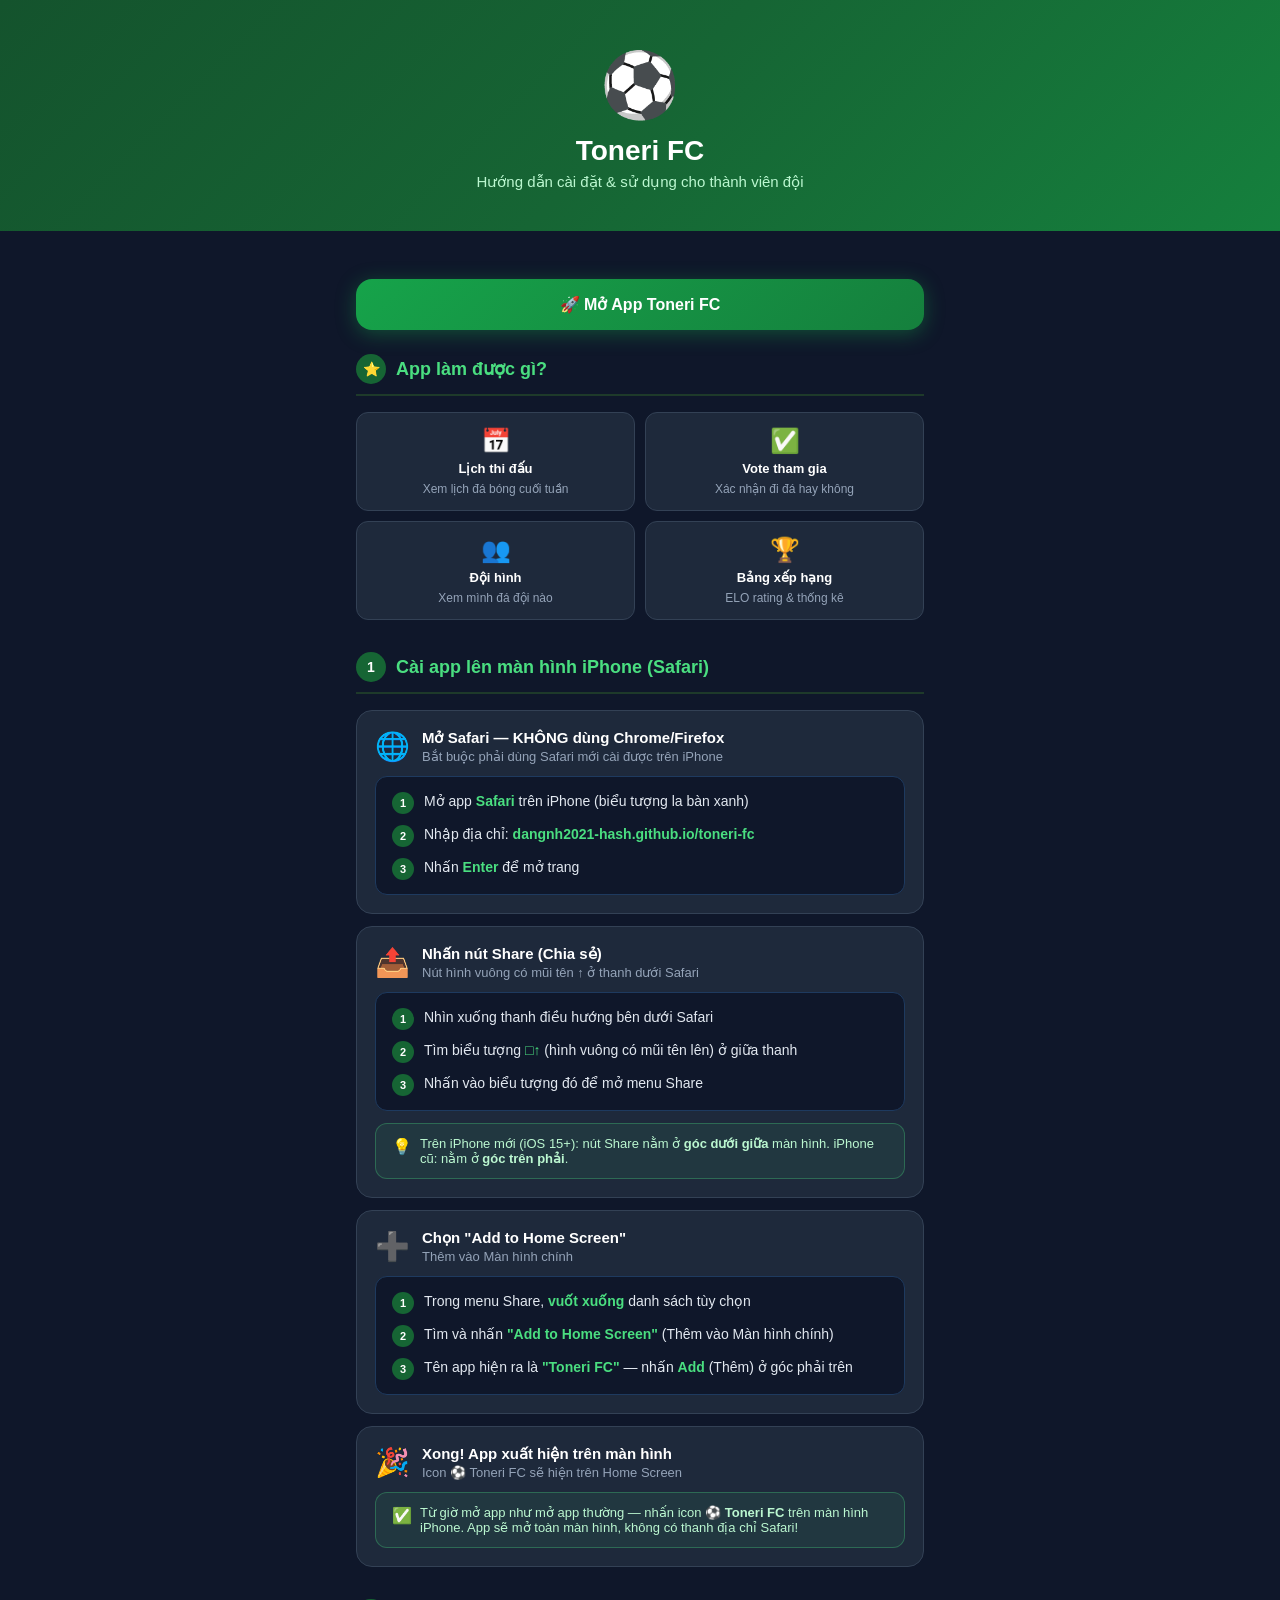
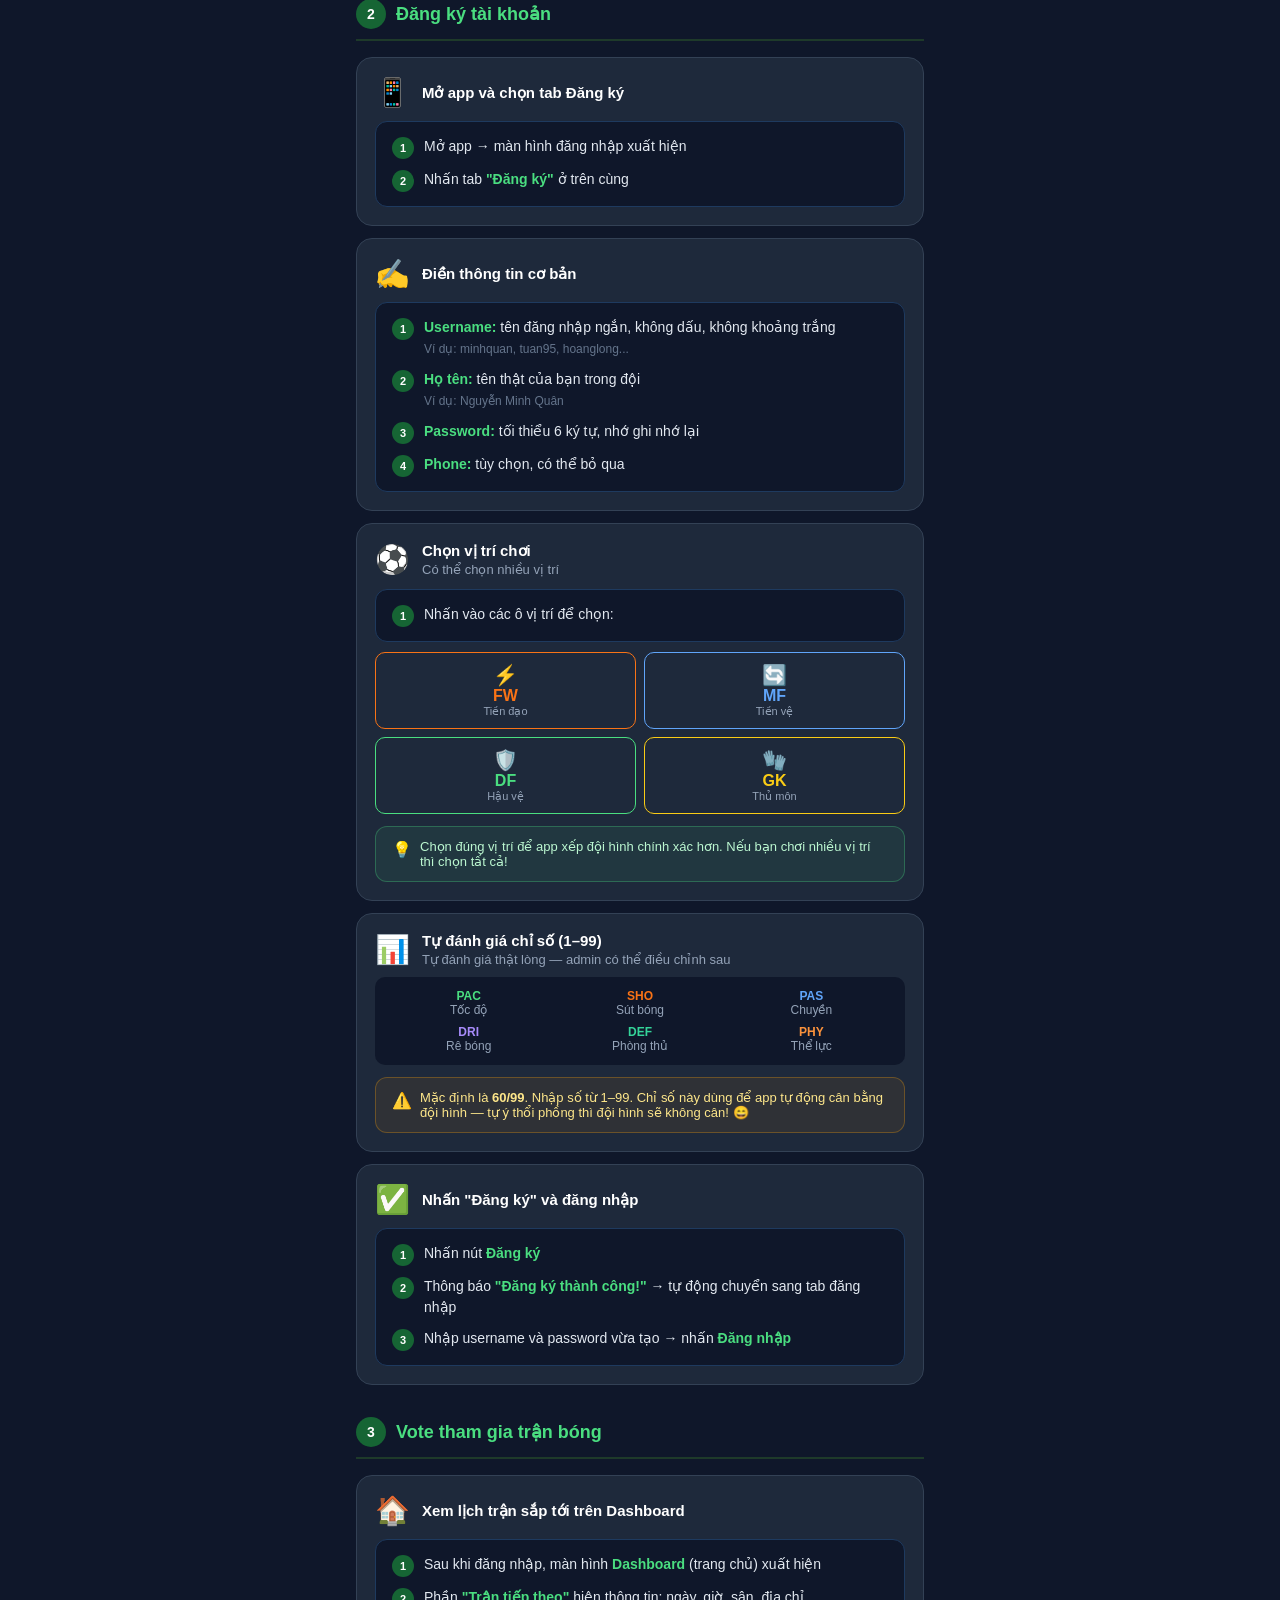
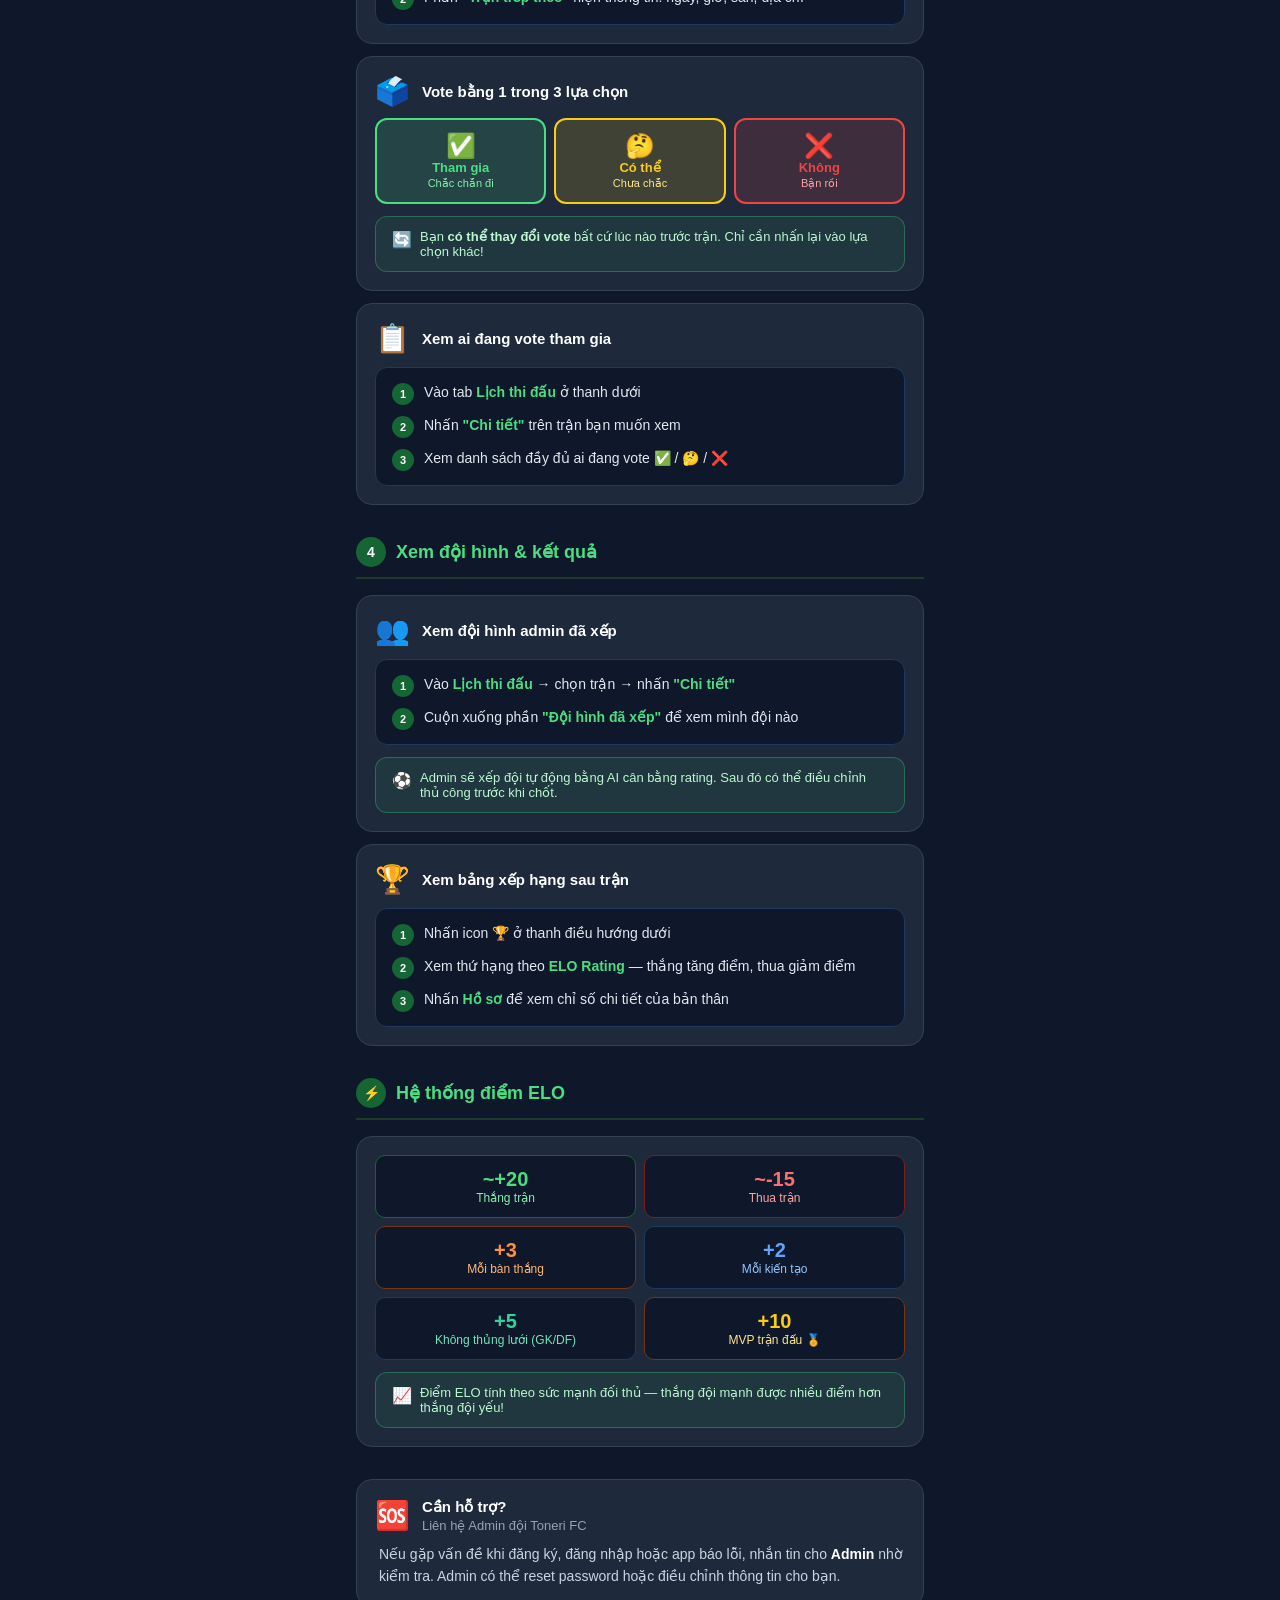
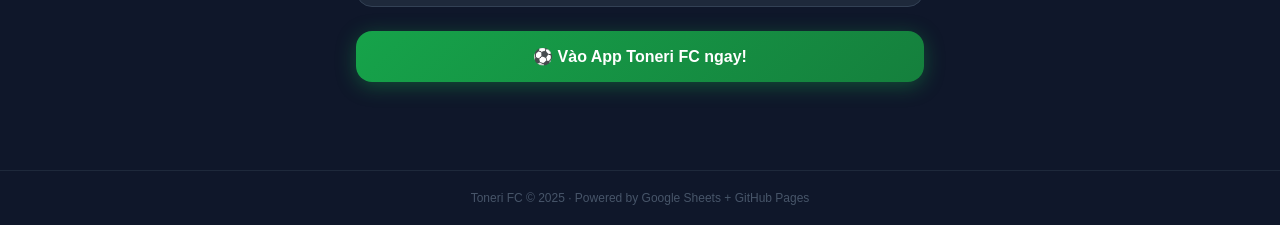
<file: guide.html>
<!DOCTYPE html>
<html lang="vi">
<head>
  <meta charset="UTF-8" />
  <meta name="viewport" content="width=device-width, initial-scale=1.0, viewport-fit=cover" />
  <title>Hướng dẫn sử dụng - Toneri FC</title>
  <meta name="apple-mobile-web-app-capable" content="yes" />
  <meta name="apple-mobile-web-app-status-bar-style" content="black-translucent" />
  <meta name="theme-color" content="#166534" />
  <style>
    * { box-sizing: border-box; margin: 0; padding: 0; }
    body {
      font-family: -apple-system, BlinkMacSystemFont, 'Segoe UI', sans-serif;
      background: #0f172a;
      color: #f1f5f9;
      min-height: 100vh;
    }
    .hero {
      background: linear-gradient(135deg, #14532d 0%, #166534 50%, #15803d 100%);
      padding: 48px 24px 40px;
      text-align: center;
    }
    .hero-icon { font-size: 64px; margin-bottom: 12px; }
    .hero h1 { font-size: 28px; font-weight: 800; color: white; }
    .hero p { color: #bbf7d0; margin-top: 6px; font-size: 15px; }

    .container { max-width: 600px; margin: 0 auto; padding: 24px 16px 48px; }

    /* Section */
    .section { margin-bottom: 32px; }
    .section-title {
      display: flex; align-items: center; gap: 10px;
      font-size: 18px; font-weight: 700; color: #4ade80;
      margin-bottom: 16px; padding-bottom: 10px;
      border-bottom: 2px solid #1e3a2a;
    }
    .section-title .num {
      width: 30px; height: 30px; border-radius: 50%;
      background: #166534; color: white;
      display: flex; align-items: center; justify-content: center;
      font-size: 14px; font-weight: 800; flex-shrink: 0;
    }

    /* Step card */
    .step {
      background: #1e293b;
      border: 1px solid #334155;
      border-radius: 16px;
      padding: 18px;
      margin-bottom: 12px;
      position: relative;
    }
    .step-header {
      display: flex; align-items: center; gap: 12px;
      margin-bottom: 10px;
    }
    .step-icon {
      font-size: 28px; flex-shrink: 0;
    }
    .step-title {
      font-weight: 700; font-size: 15px; color: white;
    }
    .step-sub {
      color: #94a3b8; font-size: 13px; margin-top: 2px;
    }
    .step-body {
      color: #cbd5e1; font-size: 14px; line-height: 1.6;
      padding-left: 4px;
    }
    .step-body ol { padding-left: 20px; }
    .step-body li { margin-bottom: 6px; }
    .step-body strong { color: white; }

    /* Phone mockup steps */
    .phone-step {
      background: #0f172a;
      border: 1px solid #1e3a5f;
      border-radius: 12px;
      padding: 14px 16px;
      margin-top: 12px;
    }
    .phone-step .action {
      display: flex; align-items: flex-start; gap: 10px;
      margin-bottom: 10px;
    }
    .phone-step .action:last-child { margin-bottom: 0; }
    .action-num {
      width: 22px; height: 22px; border-radius: 50%;
      background: #166534; color: white;
      display: flex; align-items: center; justify-content: center;
      font-size: 11px; font-weight: 700; flex-shrink: 0;
      margin-top: 1px;
    }
    .action-text { font-size: 14px; color: #e2e8f0; line-height: 1.5; }
    .action-text em { color: #4ade80; font-style: normal; font-weight: 600; }

    /* Highlight box */
    .tip {
      background: rgba(74, 222, 128, 0.08);
      border: 1px solid rgba(74, 222, 128, 0.3);
      border-radius: 12px;
      padding: 12px 16px;
      font-size: 13px;
      color: #bbf7d0;
      margin-top: 12px;
      display: flex; gap: 8px; align-items: flex-start;
    }
    .tip-icon { font-size: 16px; flex-shrink: 0; margin-top: 1px; }

    .warning {
      background: rgba(245, 158, 11, 0.08);
      border: 1px solid rgba(245, 158, 11, 0.3);
      border-radius: 12px;
      padding: 12px 16px;
      font-size: 13px;
      color: #fde68a;
      margin-top: 12px;
      display: flex; gap: 8px; align-items: flex-start;
    }

    /* App link button */
    .cta {
      display: block; text-align: center;
      background: linear-gradient(135deg, #16a34a, #15803d);
      color: white; font-weight: 700; font-size: 16px;
      padding: 16px 24px; border-radius: 16px;
      text-decoration: none; margin: 24px 0;
      box-shadow: 0 4px 20px rgba(22, 163, 74, 0.4);
    }
    .cta:active { opacity: 0.9; transform: scale(0.99); }

    /* Tag */
    .tag {
      display: inline-block; padding: 2px 10px;
      border-radius: 20px; font-size: 12px; font-weight: 600;
      background: rgba(74,222,128,0.15); color: #4ade80;
      border: 1px solid rgba(74,222,128,0.3);
    }
    .tag.blue { background: rgba(96,165,250,0.15); color: #60a5fa; border-color: rgba(96,165,250,0.3); }
    .tag.gold { background: rgba(250,204,21,0.15); color: #facc15; border-color: rgba(250,204,21,0.3); }
    .tag.red { background: rgba(239,68,68,0.15); color: #f87171; border-color: rgba(239,68,68,0.3); }

    /* Divider */
    .divider { height: 1px; background: #1e293b; margin: 8px 0; }

    /* Visual phone bar */
    .safari-bar {
      background: #1e293b; border-radius: 10px; padding: 8px 12px;
      font-size: 13px; color: #94a3b8; margin-top: 10px;
      display: flex; align-items: center; gap-8px;
      border: 1px solid #334155;
    }
    .ios-button {
      display: inline-flex; align-items: center; gap: 4px;
      background: #334155; border-radius: 8px;
      padding: 4px 10px; font-size: 12px; color: #e2e8f0;
      font-weight: 600; margin: 2px;
    }

    /* Feature list */
    .features { display: grid; grid-template-columns: 1fr 1fr; gap: 10px; }
    .feature {
      background: #1e293b; border: 1px solid #334155;
      border-radius: 12px; padding: 14px;
      display: flex; flex-direction: column; align-items: center;
      text-align: center; gap: 6px;
    }
    .feature-icon { font-size: 24px; }
    .feature-text { font-size: 12px; color: #94a3b8; }
    .feature-title { font-size: 13px; font-weight: 600; color: white; }

    /* Footer */
    footer {
      text-align: center; color: #475569; font-size: 12px;
      padding: 20px 16px; border-top: 1px solid #1e293b;
      margin-top: 16px;
    }

    @media (max-width: 400px) {
      .features { grid-template-columns: 1fr; }
    }
  </style>
</head>
<body>

  <!-- Hero -->
  <div class="hero">
    <div class="hero-icon">⚽</div>
    <h1>Toneri FC</h1>
    <p>Hướng dẫn cài đặt & sử dụng cho thành viên đội</p>
  </div>

  <div class="container">

    <!-- CTA -->
    <a href="https://dangnh2021-hash.github.io/toneri-fc/" class="cta">
      🚀 Mở App Toneri FC
    </a>

    <!-- Features overview -->
    <div class="section">
      <div class="section-title">
        <div class="num">⭐</div>
        App làm được gì?
      </div>
      <div class="features">
        <div class="feature">
          <div class="feature-icon">📅</div>
          <div class="feature-title">Lịch thi đấu</div>
          <div class="feature-text">Xem lịch đá bóng cuối tuần</div>
        </div>
        <div class="feature">
          <div class="feature-icon">✅</div>
          <div class="feature-title">Vote tham gia</div>
          <div class="feature-text">Xác nhận đi đá hay không</div>
        </div>
        <div class="feature">
          <div class="feature-icon">👥</div>
          <div class="feature-title">Đội hình</div>
          <div class="feature-text">Xem mình đá đội nào</div>
        </div>
        <div class="feature">
          <div class="feature-icon">🏆</div>
          <div class="feature-title">Bảng xếp hạng</div>
          <div class="feature-text">ELO rating & thống kê</div>
        </div>
      </div>
    </div>

    <!-- PHẦN 1: Cài lên màn hình iPhone -->
    <div class="section">
      <div class="section-title">
        <div class="num">1</div>
        Cài app lên màn hình iPhone (Safari)
      </div>

      <div class="step">
        <div class="step-header">
          <div class="step-icon">🌐</div>
          <div>
            <div class="step-title">Mở Safari — KHÔNG dùng Chrome/Firefox</div>
            <div class="step-sub">Bắt buộc phải dùng Safari mới cài được trên iPhone</div>
          </div>
        </div>
        <div class="phone-step">
          <div class="action">
            <div class="action-num">1</div>
            <div class="action-text">Mở app <em>Safari</em> trên iPhone (biểu tượng la bàn xanh)</div>
          </div>
          <div class="action">
            <div class="action-num">2</div>
            <div class="action-text">Nhập địa chỉ: <em>dangnh2021-hash.github.io/toneri-fc</em></div>
          </div>
          <div class="action">
            <div class="action-num">3</div>
            <div class="action-text">Nhấn <em>Enter</em> để mở trang</div>
          </div>
        </div>
      </div>

      <div class="step">
        <div class="step-header">
          <div class="step-icon">📤</div>
          <div>
            <div class="step-title">Nhấn nút Share (Chia sẻ)</div>
            <div class="step-sub">Nút hình vuông có mũi tên ↑ ở thanh dưới Safari</div>
          </div>
        </div>
        <div class="phone-step">
          <div class="action">
            <div class="action-num">1</div>
            <div class="action-text">Nhìn xuống thanh điều hướng bên dưới Safari</div>
          </div>
          <div class="action">
            <div class="action-num">2</div>
            <div class="action-text">Tìm biểu tượng <em>□↑</em> (hình vuông có mũi tên lên) ở giữa thanh</div>
          </div>
          <div class="action">
            <div class="action-num">3</div>
            <div class="action-text">Nhấn vào biểu tượng đó để mở menu Share</div>
          </div>
        </div>
        <div class="tip">
          <div class="tip-icon">💡</div>
          <div>Trên iPhone mới (iOS 15+): nút Share nằm ở <strong>góc dưới giữa</strong> màn hình. iPhone cũ: nằm ở <strong>góc trên phải</strong>.</div>
        </div>
      </div>

      <div class="step">
        <div class="step-header">
          <div class="step-icon">➕</div>
          <div>
            <div class="step-title">Chọn "Add to Home Screen"</div>
            <div class="step-sub">Thêm vào Màn hình chính</div>
          </div>
        </div>
        <div class="phone-step">
          <div class="action">
            <div class="action-num">1</div>
            <div class="action-text">Trong menu Share, <em>vuốt xuống</em> danh sách tùy chọn</div>
          </div>
          <div class="action">
            <div class="action-num">2</div>
            <div class="action-text">Tìm và nhấn <em>"Add to Home Screen"</em> (Thêm vào Màn hình chính)</div>
          </div>
          <div class="action">
            <div class="action-num">3</div>
            <div class="action-text">Tên app hiện ra là <em>"Toneri FC"</em> — nhấn <em>Add</em> (Thêm) ở góc phải trên</div>
          </div>
        </div>
      </div>

      <div class="step">
        <div class="step-header">
          <div class="step-icon">🎉</div>
          <div>
            <div class="step-title">Xong! App xuất hiện trên màn hình</div>
            <div class="step-sub">Icon ⚽ Toneri FC sẽ hiện trên Home Screen</div>
          </div>
        </div>
        <div class="tip">
          <div class="tip-icon">✅</div>
          <div>Từ giờ mở app như mở app thường — nhấn icon ⚽ <strong>Toneri FC</strong> trên màn hình iPhone. App sẽ mở toàn màn hình, không có thanh địa chỉ Safari!</div>
        </div>
      </div>
    </div>

    <!-- PHẦN 2: Đăng ký tài khoản -->
    <div class="section">
      <div class="section-title">
        <div class="num">2</div>
        Đăng ký tài khoản
      </div>

      <div class="step">
        <div class="step-header">
          <div class="step-icon">📱</div>
          <div>
            <div class="step-title">Mở app và chọn tab Đăng ký</div>
          </div>
        </div>
        <div class="phone-step">
          <div class="action">
            <div class="action-num">1</div>
            <div class="action-text">Mở app → màn hình đăng nhập xuất hiện</div>
          </div>
          <div class="action">
            <div class="action-num">2</div>
            <div class="action-text">Nhấn tab <em>"Đăng ký"</em> ở trên cùng</div>
          </div>
        </div>
      </div>

      <div class="step">
        <div class="step-header">
          <div class="step-icon">✍️</div>
          <div>
            <div class="step-title">Điền thông tin cơ bản</div>
          </div>
        </div>
        <div class="phone-step">
          <div class="action">
            <div class="action-num">1</div>
            <div class="action-text"><em>Username:</em> tên đăng nhập ngắn, không dấu, không khoảng trắng<br/>
              <span style="color:#64748b;font-size:12px;">Ví dụ: minhquan, tuan95, hoanglong...</span></div>
          </div>
          <div class="action">
            <div class="action-num">2</div>
            <div class="action-text"><em>Họ tên:</em> tên thật của bạn trong đội<br/>
              <span style="color:#64748b;font-size:12px;">Ví dụ: Nguyễn Minh Quân</span></div>
          </div>
          <div class="action">
            <div class="action-num">3</div>
            <div class="action-text"><em>Password:</em> tối thiểu 6 ký tự, nhớ ghi nhớ lại</div>
          </div>
          <div class="action">
            <div class="action-num">4</div>
            <div class="action-text"><em>Phone:</em> tùy chọn, có thể bỏ qua</div>
          </div>
        </div>
      </div>

      <div class="step">
        <div class="step-header">
          <div class="step-icon">⚽</div>
          <div>
            <div class="step-title">Chọn vị trí chơi</div>
            <div class="step-sub">Có thể chọn nhiều vị trí</div>
          </div>
        </div>
        <div class="phone-step">
          <div class="action">
            <div class="action-num">1</div>
            <div class="action-text">Nhấn vào các ô vị trí để chọn:</div>
          </div>
        </div>
        <div style="display:grid;grid-template-columns:1fr 1fr;gap:8px;margin-top:10px;">
          <div style="background:#1e293b;border:1px solid #f97316;border-radius:10px;padding:10px;text-align:center;">
            <div style="font-size:20px;">⚡</div>
            <div style="color:#f97316;font-weight:700;">FW</div>
            <div style="color:#94a3b8;font-size:11px;">Tiền đạo</div>
          </div>
          <div style="background:#1e293b;border:1px solid #60a5fa;border-radius:10px;padding:10px;text-align:center;">
            <div style="font-size:20px;">🔄</div>
            <div style="color:#60a5fa;font-weight:700;">MF</div>
            <div style="color:#94a3b8;font-size:11px;">Tiền vệ</div>
          </div>
          <div style="background:#1e293b;border:1px solid #4ade80;border-radius:10px;padding:10px;text-align:center;">
            <div style="font-size:20px;">🛡️</div>
            <div style="color:#4ade80;font-weight:700;">DF</div>
            <div style="color:#94a3b8;font-size:11px;">Hậu vệ</div>
          </div>
          <div style="background:#1e293b;border:1px solid #facc15;border-radius:10px;padding:10px;text-align:center;">
            <div style="font-size:20px;">🧤</div>
            <div style="color:#facc15;font-weight:700;">GK</div>
            <div style="color:#94a3b8;font-size:11px;">Thủ môn</div>
          </div>
        </div>
        <div class="tip">
          <div class="tip-icon">💡</div>
          <div>Chọn đúng vị trí để app xếp đội hình chính xác hơn. Nếu bạn chơi nhiều vị trí thì chọn tất cả!</div>
        </div>
      </div>

      <div class="step">
        <div class="step-header">
          <div class="step-icon">📊</div>
          <div>
            <div class="step-title">Tự đánh giá chỉ số (1–99)</div>
            <div class="step-sub">Tự đánh giá thật lòng — admin có thể điều chỉnh sau</div>
          </div>
        </div>
        <div style="background:#0f172a;border-radius:10px;padding:12px;margin-top:10px;">
          <div style="display:grid;grid-template-columns:1fr 1fr 1fr;gap:8px;font-size:12px;text-align:center;">
            <div><div style="color:#4ade80;font-weight:700;">PAC</div><div style="color:#94a3b8;">Tốc độ</div></div>
            <div><div style="color:#f97316;font-weight:700;">SHO</div><div style="color:#94a3b8;">Sút bóng</div></div>
            <div><div style="color:#60a5fa;font-weight:700;">PAS</div><div style="color:#94a3b8;">Chuyền</div></div>
            <div><div style="color:#a78bfa;font-weight:700;">DRI</div><div style="color:#94a3b8;">Rê bóng</div></div>
            <div><div style="color:#34d399;font-weight:700;">DEF</div><div style="color:#94a3b8;">Phòng thủ</div></div>
            <div><div style="color:#fb923c;font-weight:700;">PHY</div><div style="color:#94a3b8;">Thể lực</div></div>
          </div>
        </div>
        <div class="warning">
          <div class="tip-icon">⚠️</div>
          <div>Mặc định là <strong>60/99</strong>. Nhập số từ 1–99. Chỉ số này dùng để app tự động cân bằng đội hình — tự ý thổi phồng thì đội hình sẽ không cân! 😄</div>
        </div>
      </div>

      <div class="step">
        <div class="step-header">
          <div class="step-icon">✅</div>
          <div>
            <div class="step-title">Nhấn "Đăng ký" và đăng nhập</div>
          </div>
        </div>
        <div class="phone-step">
          <div class="action">
            <div class="action-num">1</div>
            <div class="action-text">Nhấn nút <em>Đăng ký</em></div>
          </div>
          <div class="action">
            <div class="action-num">2</div>
            <div class="action-text">Thông báo <em>"Đăng ký thành công!"</em> → tự động chuyển sang tab đăng nhập</div>
          </div>
          <div class="action">
            <div class="action-num">3</div>
            <div class="action-text">Nhập username và password vừa tạo → nhấn <em>Đăng nhập</em></div>
          </div>
        </div>
      </div>
    </div>

    <!-- PHẦN 3: Vote tham gia trận bóng -->
    <div class="section">
      <div class="section-title">
        <div class="num">3</div>
        Vote tham gia trận bóng
      </div>

      <div class="step">
        <div class="step-header">
          <div class="step-icon">🏠</div>
          <div>
            <div class="step-title">Xem lịch trận sắp tới trên Dashboard</div>
          </div>
        </div>
        <div class="phone-step">
          <div class="action">
            <div class="action-num">1</div>
            <div class="action-text">Sau khi đăng nhập, màn hình <em>Dashboard</em> (trang chủ) xuất hiện</div>
          </div>
          <div class="action">
            <div class="action-num">2</div>
            <div class="action-text">Phần <em>"Trận tiếp theo"</em> hiện thông tin: ngày, giờ, sân, địa chỉ</div>
          </div>
        </div>
      </div>

      <div class="step">
        <div class="step-header">
          <div class="step-icon">🗳️</div>
          <div>
            <div class="step-title">Vote bằng 1 trong 3 lựa chọn</div>
          </div>
        </div>
        <div style="display:grid;grid-template-columns:1fr 1fr 1fr;gap:8px;margin-top:10px;">
          <div style="background:rgba(74,222,128,0.15);border:2px solid #4ade80;border-radius:12px;padding:12px;text-align:center;">
            <div style="font-size:24px;">✅</div>
            <div style="color:#4ade80;font-weight:700;font-size:13px;">Tham gia</div>
            <div style="color:#86efac;font-size:11px;margin-top:2px;">Chắc chắn đi</div>
          </div>
          <div style="background:rgba(250,204,21,0.15);border:2px solid #facc15;border-radius:12px;padding:12px;text-align:center;">
            <div style="font-size:24px;">🤔</div>
            <div style="color:#facc15;font-weight:700;font-size:13px;">Có thể</div>
            <div style="color:#fde68a;font-size:11px;margin-top:2px;">Chưa chắc</div>
          </div>
          <div style="background:rgba(239,68,68,0.15);border:2px solid #ef4444;border-radius:12px;padding:12px;text-align:center;">
            <div style="font-size:24px;">❌</div>
            <div style="color:#ef4444;font-weight:700;font-size:13px;">Không</div>
            <div style="color:#fca5a5;font-size:11px;margin-top:2px;">Bận rồi</div>
          </div>
        </div>
        <div class="tip" style="margin-top:12px;">
          <div class="tip-icon">🔄</div>
          <div>Bạn <strong>có thể thay đổi vote</strong> bất cứ lúc nào trước trận. Chỉ cần nhấn lại vào lựa chọn khác!</div>
        </div>
      </div>

      <div class="step">
        <div class="step-header">
          <div class="step-icon">📋</div>
          <div>
            <div class="step-title">Xem ai đang vote tham gia</div>
          </div>
        </div>
        <div class="phone-step">
          <div class="action">
            <div class="action-num">1</div>
            <div class="action-text">Vào tab <em>Lịch thi đấu</em> ở thanh dưới</div>
          </div>
          <div class="action">
            <div class="action-num">2</div>
            <div class="action-text">Nhấn <em>"Chi tiết"</em> trên trận bạn muốn xem</div>
          </div>
          <div class="action">
            <div class="action-num">3</div>
            <div class="action-text">Xem danh sách đầy đủ ai đang vote ✅ / 🤔 / ❌</div>
          </div>
        </div>
      </div>
    </div>

    <!-- PHẦN 4: Xem đội hình & kết quả -->
    <div class="section">
      <div class="section-title">
        <div class="num">4</div>
        Xem đội hình & kết quả
      </div>

      <div class="step">
        <div class="step-header">
          <div class="step-icon">👥</div>
          <div>
            <div class="step-title">Xem đội hình admin đã xếp</div>
          </div>
        </div>
        <div class="phone-step">
          <div class="action">
            <div class="action-num">1</div>
            <div class="action-text">Vào <em>Lịch thi đấu</em> → chọn trận → nhấn <em>"Chi tiết"</em></div>
          </div>
          <div class="action">
            <div class="action-num">2</div>
            <div class="action-text">Cuộn xuống phần <em>"Đội hình đã xếp"</em> để xem mình đội nào</div>
          </div>
        </div>
        <div class="tip">
          <div class="tip-icon">⚽</div>
          <div>Admin sẽ xếp đội tự động bằng AI cân bằng rating. Sau đó có thể điều chỉnh thủ công trước khi chốt.</div>
        </div>
      </div>

      <div class="step">
        <div class="step-header">
          <div class="step-icon">🏆</div>
          <div>
            <div class="step-title">Xem bảng xếp hạng sau trận</div>
          </div>
        </div>
        <div class="phone-step">
          <div class="action">
            <div class="action-num">1</div>
            <div class="action-text">Nhấn icon <em>🏆</em> ở thanh điều hướng dưới</div>
          </div>
          <div class="action">
            <div class="action-num">2</div>
            <div class="action-text">Xem thứ hạng theo <em>ELO Rating</em> — thắng tăng điểm, thua giảm điểm</div>
          </div>
          <div class="action">
            <div class="action-num">3</div>
            <div class="action-text">Nhấn <em>Hồ sơ</em> để xem chỉ số chi tiết của bản thân</div>
          </div>
        </div>
      </div>
    </div>

    <!-- Hệ thống điểm -->
    <div class="section">
      <div class="section-title">
        <div class="num">⚡</div>
        Hệ thống điểm ELO
      </div>
      <div class="step">
        <div style="display:grid;grid-template-columns:1fr 1fr;gap:8px;">
          <div style="background:#0f172a;border-radius:10px;padding:12px;text-align:center;border:1px solid #166534;">
            <div style="color:#4ade80;font-size:20px;font-weight:800;">~+20</div>
            <div style="color:#86efac;font-size:12px;">Thắng trận</div>
          </div>
          <div style="background:#0f172a;border-radius:10px;padding:12px;text-align:center;border:1px solid #7f1d1d;">
            <div style="color:#f87171;font-size:20px;font-weight:800;">~-15</div>
            <div style="color:#fca5a5;font-size:12px;">Thua trận</div>
          </div>
          <div style="background:#0f172a;border-radius:10px;padding:12px;text-align:center;border:1px solid #78350f;">
            <div style="color:#fb923c;font-size:20px;font-weight:800;">+3</div>
            <div style="color:#fdba74;font-size:12px;">Mỗi bàn thắng</div>
          </div>
          <div style="background:#0f172a;border-radius:10px;padding:12px;text-align:center;border:1px solid #1e3a5f;">
            <div style="color:#60a5fa;font-size:20px;font-weight:800;">+2</div>
            <div style="color:#93c5fd;font-size:12px;">Mỗi kiến tạo</div>
          </div>
          <div style="background:#0f172a;border-radius:10px;padding:12px;text-align:center;border:1px solid #1e3a5f;">
            <div style="color:#34d399;font-size:20px;font-weight:800;">+5</div>
            <div style="color:#6ee7b7;font-size:12px;">Không thủng lưới (GK/DF)</div>
          </div>
          <div style="background:#0f172a;border-radius:10px;padding:12px;text-align:center;border:1px solid #78350f;">
            <div style="color:#facc15;font-size:20px;font-weight:800;">+10</div>
            <div style="color:#fde68a;font-size:12px;">MVP trận đấu 🏅</div>
          </div>
        </div>
        <div class="tip" style="margin-top:12px;">
          <div class="tip-icon">📈</div>
          <div>Điểm ELO tính theo sức mạnh đối thủ — thắng đội mạnh được nhiều điểm hơn thắng đội yếu!</div>
        </div>
      </div>
    </div>

    <!-- Liên hệ -->
    <div class="step">
      <div class="step-header">
        <div class="step-icon">🆘</div>
        <div>
          <div class="step-title">Cần hỗ trợ?</div>
          <div class="step-sub">Liên hệ Admin đội Toneri FC</div>
        </div>
      </div>
      <div class="step-body">
        Nếu gặp vấn đề khi đăng ký, đăng nhập hoặc app báo lỗi, nhắn tin cho <strong>Admin</strong> nhờ kiểm tra. Admin có thể reset password hoặc điều chỉnh thông tin cho bạn.
      </div>
    </div>

    <!-- Open App button -->
    <a href="https://dangnh2021-hash.github.io/toneri-fc/" class="cta">
      ⚽ Vào App Toneri FC ngay!
    </a>

  </div>

  <footer>
    Toneri FC © 2025 · Powered by Google Sheets + GitHub Pages
  </footer>

</body>
</html>
</file>
